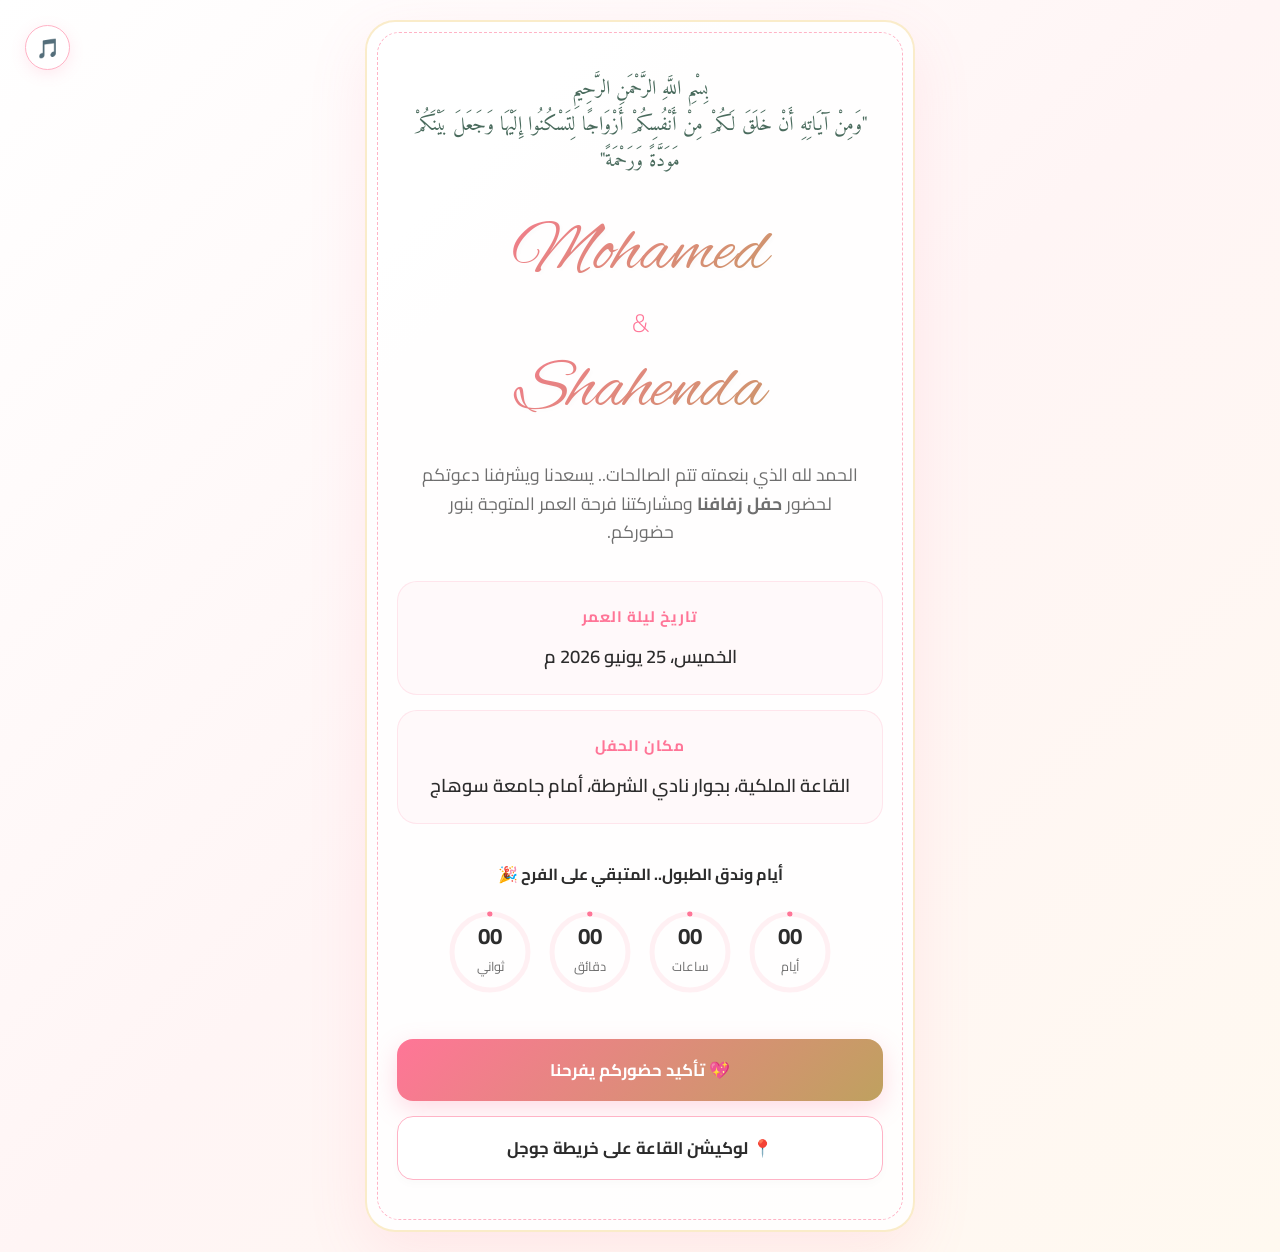
<file: index.html>
<!DOCTYPE html>
<html lang="ar" dir="rtl">
<head>
    <meta charset="UTF-8">
    <meta name="viewport" content="width=device-width, initial-scale=1.0">
    <title>MOHAMED & SHAHENDA WEDDING</title>
    <link rel="preconnect" href="https://fonts.googleapis.com">
    <link rel="preconnect" href="https://fonts.gstatic.com" crossorigin>
    <link href="https://fonts.googleapis.com/css2?family=Alex+Brush&family=Cairo:wght@300;400;700&family=Amiri:ital@1&display=swap" rel="stylesheet">
    
    <style>
        :root {
            /* ألوان مبهجة وفخمة: خلفية مضيئة بنقاء الروز والأوف وايت، مع ذهبي متوهج ولمسات بهجة */
            --bg-gradient: linear-gradient(135deg, #ffffff 0%, #fff5f5 50%, #fff9f0 100%);
            --gold-light: #f3cf7a;
            --gold-dark: #bfa15f;
            --joy-pink: #ff7597;
            --joy-accent: #ffb3c6;
            --text-main: #2c2c2c;
            --text-muted: #6e6e6e;
            --glass-bg: rgba(255, 255, 255, 0.85);
            --glass-border: rgba(243, 207, 122, 0.4);
        }

        * { box-sizing: border-box; margin: 0; padding: 0; }

        body {
            font-family: 'Cairo', sans-serif;
            background: var(--bg-gradient);
            color: var(--text-main);
            min-height: 100vh;
            display: flex;
            justify-content: center;
            align-items: center;
            padding: 20px;
            overflow-x: hidden;
        }

        /* حاوية الدعوة المبهجة والأنيقة */
        .wrapper {
            background: var(--glass-bg);
            border: 2px solid var(--glass-border);
            max-width: 550px;
            width: 100%;
            padding: 50px 30px;
            text-align: center;
            border-radius: 30px;
            box-shadow: 0 20px 60px rgba(255, 117, 151, 0.12);
            position: relative;
            animation: fadeInPage 1.2s ease-out;
        }

        /* إطار داخلي ناعم يضفي بهجة وفخامة */
        .wrapper::before {
            content: '';
            position: absolute;
            top: 10px; left: 10px; right: 10px; bottom: 10px;
            border: 1px dashed var(--joy-accent);
            border-radius: 22px;
            pointer-events: none;
        }

        @keyframes fadeInPage {
            0% { opacity: 0; transform: translateY(20px); }
            100% { opacity: 1; transform: translateY(0); }
        }

        .quran {
            font-family: 'Amiri', serif;
            font-size: 1.25rem;
            color: #4a6b5d;
            margin-bottom: 35px;
            line-height: 1.8;
        }

        /* أسماء العرسان بتأثير مبهج وذهبي متوهج */
        .names-container {
            margin-bottom: 30px;
        }
        
        .names-container h1 {
            font-family: 'Alex Brush', cursive;
            font-size: 4.5rem;
            background: linear-gradient(135deg, var(--joy-pink), var(--gold-dark));
            -webkit-background-clip: text;
            -webkit-text-fill-color: transparent;
            font-weight: normal;
            line-height: 1.1;
            text-shadow: 2px 2px 4px rgba(0,0,0,0.02);
        }

        .and-connector {
            font-family: 'Cairo', sans-serif;
            font-weight: 300;
            font-size: 1.6rem;
            color: var(--joy-pink);
            display: block;
            margin: 5px 0;
        }

        .intro-text {
            font-size: 1.1rem;
            font-weight: 400;
            color: var(--text-muted);
            max-width: 440px;
            margin: 0 auto 35px auto;
            line-height: 1.6;
        }

        /* تفاصيل الفرح كروت مودرن مبهجة */
        .details-grid {
            display: grid;
            grid-template-columns: 1fr;
            gap: 15px;
            margin-bottom: 35px;
        }

        .info-card {
            background: rgba(255, 245, 247, 0.6);
            border: 1px solid rgba(255, 117, 151, 0.15);
            padding: 20px;
            border-radius: 20px;
            transition: transform 0.3s ease;
        }

        .info-card:hover {
            transform: scale(1.02);
        }

        .info-card h3 {
            font-size: 0.95rem;
            color: var(--joy-pink);
            letter-spacing: 1px;
            margin-bottom: 8px;
            font-weight: 700;
        }

        .info-card p {
            font-size: 1.15rem;
            font-weight: 600;
            color: var(--text-main);
        }

        /* العداد التنازلي الدائري المبهج والمتوهج */
        .timer-heading {
            font-size: 1rem;
            color: var(--text-main);
            margin-bottom: 20px;
            font-weight: 700;
        }

        .modern-timer {
            display: flex;
            justify-content: center;
            gap: 15px;
            margin-bottom: 45px;
        }

        .circle-box {
            position: relative;
            width: 85px;
            height: 85px;
        }

        .circle-box svg {
            width: 85px;
            height: 85px;
            transform: rotate(-90deg);
        }

        .circle-box circle {
            width: 100%; height: 100%;
            fill: none;
            stroke-width: 5;
            stroke-linecap: round;
        }

        .circle-bg {
            stroke: rgba(255, 117, 151, 0.1);
        }

        .circle-progress {
            stroke: var(--joy-pink);
            stroke-dasharray: 238; /* 2 * pi * r (r=38) */
            stroke-dashoffset: 238;
            transition: stroke-dashoffset 1s linear;
        }

        .timer-inner-text {
            position: absolute;
            top: 50%; left: 50%;
            transform: translate(-50%, -50%);
            text-align: center;
            width: 100%;
        }

        .timer-inner-text .number {
            font-size: 1.4rem;
            font-weight: 700;
            color: var(--text-main);
            display: block;
            line-height: 1.2;
        }

        .timer-inner-text .label {
            font-size: 0.8rem;
            color: var(--text-muted);
        }

        /* زر تشغيل الموسيقى الرومانسية */
        .audio-control {
            position: absolute;
            top: 25px;
            left: 25px;
            background: #fff;
            border: 1px solid var(--joy-accent);
            width: 45px;
            height: 45px;
            border-radius: 50%;
            cursor: pointer;
            display: flex;
            justify-content: center;
            align-items: center;
            box-shadow: 0 4px 15px rgba(255, 117, 151, 0.15);
            z-index: 10;
            font-size: 1.2rem;
            transition: transform 0.2s;
        }

        /* أزرار تفاعلية فخمة */
        .action-btn {
            display: block;
            width: 100%;
            padding: 15px;
            background: linear-gradient(135deg, var(--joy-pink), var(--gold-dark));
            color: #fff;
            border: none;
            border-radius: 16px;
            font-size: 1.05rem;
            font-weight: 700;
            cursor: pointer;
            text-decoration: none;
            box-shadow: 0 8px 25px rgba(255, 117, 151, 0.25);
            transition: all 0.3s ease;
            font-family: 'Cairo', sans-serif;
            margin-bottom: 15px;
        }

        .action-btn:hover {
            transform: translateY(-2px);
            box-shadow: 0 12px 30px rgba(255, 117, 151, 0.35);
        }

        .secondary-btn {
            display: block;
            width: 100%;
            padding: 15px;
            background: #ffffff;
            color: var(--text-main);
            border: 1px solid var(--joy-accent);
            border-radius: 16px;
            font-size: 1.05rem;
            font-weight: 700;
            text-decoration: none;
            transition: all 0.3s ease;
            box-shadow: 0 4px 10px rgba(0,0,0,0.02);
        }

        .secondary-btn:hover {
            background: #fff5f7;
            border-color: var(--joy-pink);
        }

        /* الـ RSVP فورم */
        .rsvp-form-container {
            display: none;
            margin-top: 25px;
            background: rgba(255, 255, 255, 0.95);
            padding: 25px;
            border-radius: 20px;
            border: 1px solid var(--joy-accent);
            animation: fadeInPage 0.4s ease-out;
        }

        .rsvp-form-container input, .rsvp-form-container select {
            width: 100%; padding: 12px; margin-bottom: 12px;
            border: 1px solid #f0f0f0; border-radius: 12px;
            font-family: 'Cairo', sans-serif; text-align: right; outline: none;
            background: #fffbfb;
        }
    </style>
</head>
<body>

    <div class="audio-control" onclick="toggleAudio()" id="musicBtn">🎵</div>

    <audio id="bgMusic" loop>
        <source src="https://www.soundhelix.com/examples/mp3/SoundHelix-Song-3.mp3" type="audio/mp3">
    </audio>

    <div class="wrapper">
        
        <div class="quran">
            بِسْمِ اللَّهِ الرَّحْمَنِ الرَّحِيمِ <br>
            "وَمِنْ آيَاتِهِ أَنْ خَلَقَ لَكُمْ مِنْ أَنْفُسِكُمْ أَزْوَاجًا لِتَسْكُنُوا إِلَيْهَا وَجَعَلَ بَيْنَكُمْ مَوَدَّةً وَرَحْمَةً"
        </div>

        <div class="names-container">
            <h1>Mohamed</h1>
            <span class="and-connector">&</span>
            <h1>Shahenda</h1>
        </div>

        <p class="intro-text">
            الحمد لله الذي بنعمته تتم الصالحات.. يسعدنا ويشرفنا دعوتكم لحضور <b>حفل زفافنا</b> ومشاركتنا فرحة العمر المتوجة بنور حضوركم.
        </p>

        <div class="details-grid">
            <div class="info-card">
                <h3>تاريخ ليلة العمر</h3>
                <p>الخميس، 25 يونيو 2026 م</p>
            </div>
            <div class="info-card">
                <h3>مكان الحفل</h3>
                <p>القاعة الملكية، بجوار نادي الشرطة، أمام جامعة سوهاج</p>
            </div>
        </div>

        <div class="timer-heading">أيام وندق الطبول.. المتبقي على الفرح 🎉</div>
        <div class="modern-timer">
            <div class="circle-box">
                <svg><circle class="circle-bg" cx="42" cy="42" r="38"/><circle class="circle-progress" id="p-days" cx="42" cy="42" r="38"/></svg>
                <div class="timer-inner-text"><span class="number" id="d-num">00</span><span class="label">أيام</span></div>
            </div>
            <div class="circle-box">
                <svg><circle class="circle-bg" cx="42" cy="42" r="38"/><circle class="circle-progress" id="p-hours" cx="42" cy="42" r="38"/></svg>
                <div class="timer-inner-text"><span class="number" id="h-num">00</span><span class="label">ساعات</span></div>
            </div>
            <div class="circle-box">
                <svg><circle class="circle-bg" cx="42" cy="42" r="38"/><circle class="circle-progress" id="p-minutes" cx="42" cy="42" r="38"/></svg>
                <div class="timer-inner-text"><span class="number" id="m-num">00</span><span class="label">دقائق</span></div>
            </div>
            <div class="circle-box">
                <svg><circle class="circle-bg" cx="42" cy="42" r="38"/><circle class="circle-progress" id="p-seconds" cx="42" cy="42" r="38"/></svg>
                <div class="timer-inner-text"><span class="number" id="s-num">00</span><span class="label">ثواني</span></div>
            </div>
        </div>

        <button class="action-btn" onclick="toggleRSVPForm()">💖 تأكيد حضوركم يفرحنا</button>
        
        <div class="rsvp-form-container" id="rsvpForm">
            <input type="text" id="gName" placeholder="الاسم الكريم" required>
            <select id="gStatus" required>
                <option value="" disabled selected>هل ستشرفنا بالحضور؟</option>
                <option value="yes">نعم، سأحضر بكل سرور ومحبة ✨</option>
                <option value="no">أعتذر لظروف خاصة 🌹</option>
            </select>
            <button class="action-btn" style="margin-bottom:0; background: var(--joy-pink);" onclick="submitRSVP()">إرسال التهنئة والتأكيد</button>
        </div>

        <a href="https://maps.app.goo.gl/HKdqJA3PxQt6BjmLA?g_st=ic" target="_blank" class="secondary-btn">📍 لوكيشن القاعة على خريطة جوجل</a>

    </div>

    <script>
        const audio = document.getElementById('bgMusic');
        const musicBtn = document.getElementById('musicBtn');
        
        document.body.addEventListener('click', () => {
            if(audio.paused && musicBtn.innerText === "🎵") {
                audio.play().catch(e => console.log("Blocked"));
                musicBtn.innerText = "⏸️";
            }
        }, { once: true });

        function toggleAudio() {
            if (audio.paused) { audio.play(); musicBtn.innerText = "⏸️"; } 
            else { audio.pause(); musicBtn.innerText = "🎵"; }
        }

        function toggleRSVPForm() {
            const form = document.getElementById('rsvpForm');
            form.style.display = form.style.display === 'block' ? 'none' : 'block';
        }

        function submitRSVP() {
            const name = document.getElementById('gName').value;
            const status = document.getElementById('gStatus').value === 'yes' ? 'جايين نفرح معاكم ونيجي الفرح إن شاء الله ✨🎉' : 'أعتذر عن الحضور لظروف خاصة.. ألف مبروك يا عرسان 🌹';
            if(!name || !document.getElementById('gStatus').value) { alert('برجاء ملء البيانات الكريمة أولاً'); return; }
            
            const msg = `مرحباً محمد & شاهندا!%0Aالاسم: *${name}*%0Aتأكيد حضور الفرح: *${status}*`;
            const myNumber = "201104593023"; // تذكر تعديل هذا الرقم إلى رقم تليفونك الخاص
            window.open(`https://wa.me/${myNumber}?text=${msg}`, '_blank');
        }

        const targetDate = new Date("June 25, 2026 20:00:00").getTime();
        const maxDays = 365, maxHours = 24, maxMinutes = 60, maxSeconds = 60;

        function updateCircle(id, val, max) {
            const circle = document.getElementById(id);
            const offset = 238 - (238 * val) / max;
            circle.style.strokeDashoffset = offset;
        }

        setInterval(() => {
            const now = new Date().getTime();
            const diff = targetDate - now;
            if (diff < 0) return;

            const d = Math.floor(diff / (1000 * 60 * 60 * 24));
            const h = Math.floor((diff % (1000 * 60 * 60 * 24)) / (1000 * 60 * 60));
            const m = Math.floor((diff % (1000 * 60 * 60)) / (1000 * 60));
            const s = Math.floor((diff % (1000 * 60)) / 1000);

            document.getElementById('d-num').innerText = d < 10 ? '0'+d : d;
            document.getElementById('h-num').innerText = h < 10 ? '0'+h : h;
            document.getElementById('m-num').innerText = m < 10 ? '0'+m : m;
            document.getElementById('s-num').innerText = s < 10 ? '0'+s : s;

            updateCircle('p-days', d, maxDays);
            updateCircle('p-hours', h, maxHours);
            updateCircle('p-minutes', m, maxMinutes);
            updateCircle('p-seconds', s, maxSeconds);
        }, 1000);
    </script>
</body>
</html>
</file>
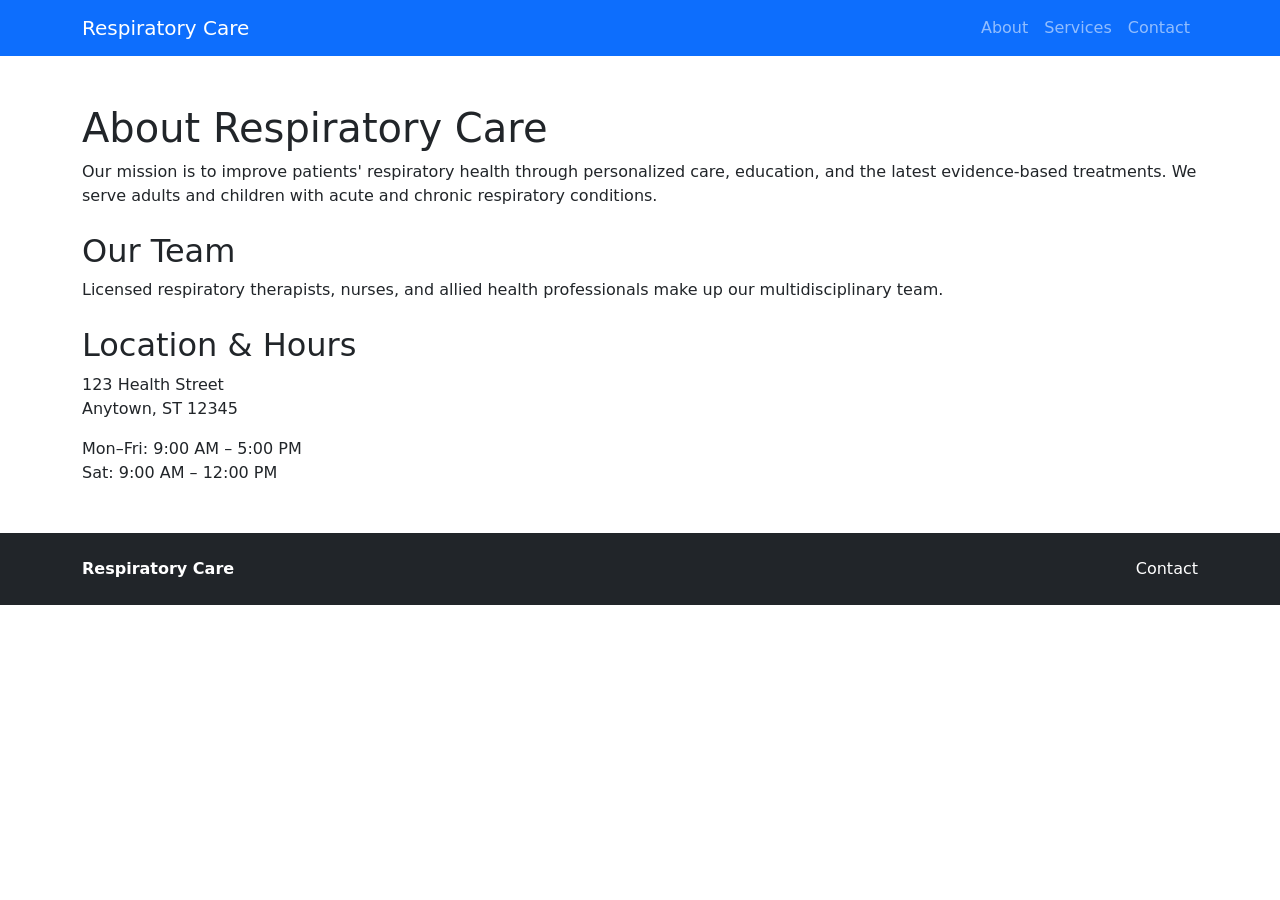
<file: about.html>
<!doctype html>
<html lang="en">
  <head>
    <meta charset="utf-8">
    <meta name="viewport" content="width=device-width, initial-scale=1">
    <title>About — Respiratory Care</title>
    <link href="https://cdn.jsdelivr.net/npm/bootstrap@5.3.2/dist/css/bootstrap.min.css" rel="stylesheet">
    <link rel="stylesheet" href="assets/css/style.css">
  </head>
  <body>
    <nav class="navbar navbar-expand-lg navbar-dark bg-primary">
      <div class="container">
        <a class="navbar-brand" href="/">Respiratory Care</a>
        <button class="navbar-toggler" type="button" data-bs-toggle="collapse" data-bs-target="#nav" aria-controls="nav" aria-expanded="false" aria-label="Toggle navigation">
          <span class="navbar-toggler-icon"></span>
        </button>
        <div class="collapse navbar-collapse" id="nav">
          <ul class="navbar-nav ms-auto">
            <li class="nav-item"><a class="nav-link" href="about.html">About</a></li>
            <li class="nav-item"><a class="nav-link" href="services.html">Services</a></li>
            <li class="nav-item"><a class="nav-link" href="contact.html">Contact</a></li>
          </ul>
        </div>
      </div>
    </nav>

    <main class="container my-5">
      <h1>About Respiratory Care</h1>
      <p>Our mission is to improve patients' respiratory health through personalized care, education, and the latest evidence-based treatments. We serve adults and children with acute and chronic respiratory conditions.</p>

      <h2 class="mt-4">Our Team</h2>
      <p>Licensed respiratory therapists, nurses, and allied health professionals make up our multidisciplinary team.</p>

      <h2 class="mt-4">Location & Hours</h2>
      <p>123 Health Street<br>
      Anytown, ST 12345</p>
      <p>Mon–Fri: 9:00 AM – 5:00 PM<br>Sat: 9:00 AM – 12:00 PM</p>
    </main>

    <footer class="bg-dark text-white py-4">
      <div class="container d-flex justify-content-between">
        <div>
          <strong>Respiratory Care</strong>
        </div>
        <div>
          <a class="text-white" href="contact.html">Contact</a>
        </div>
      </div>
    </footer>

    <script src="https://cdn.jsdelivr.net/npm/bootstrap@5.3.2/dist/js/bootstrap.bundle.min.js"></script>
  </body>
</html>
</file>
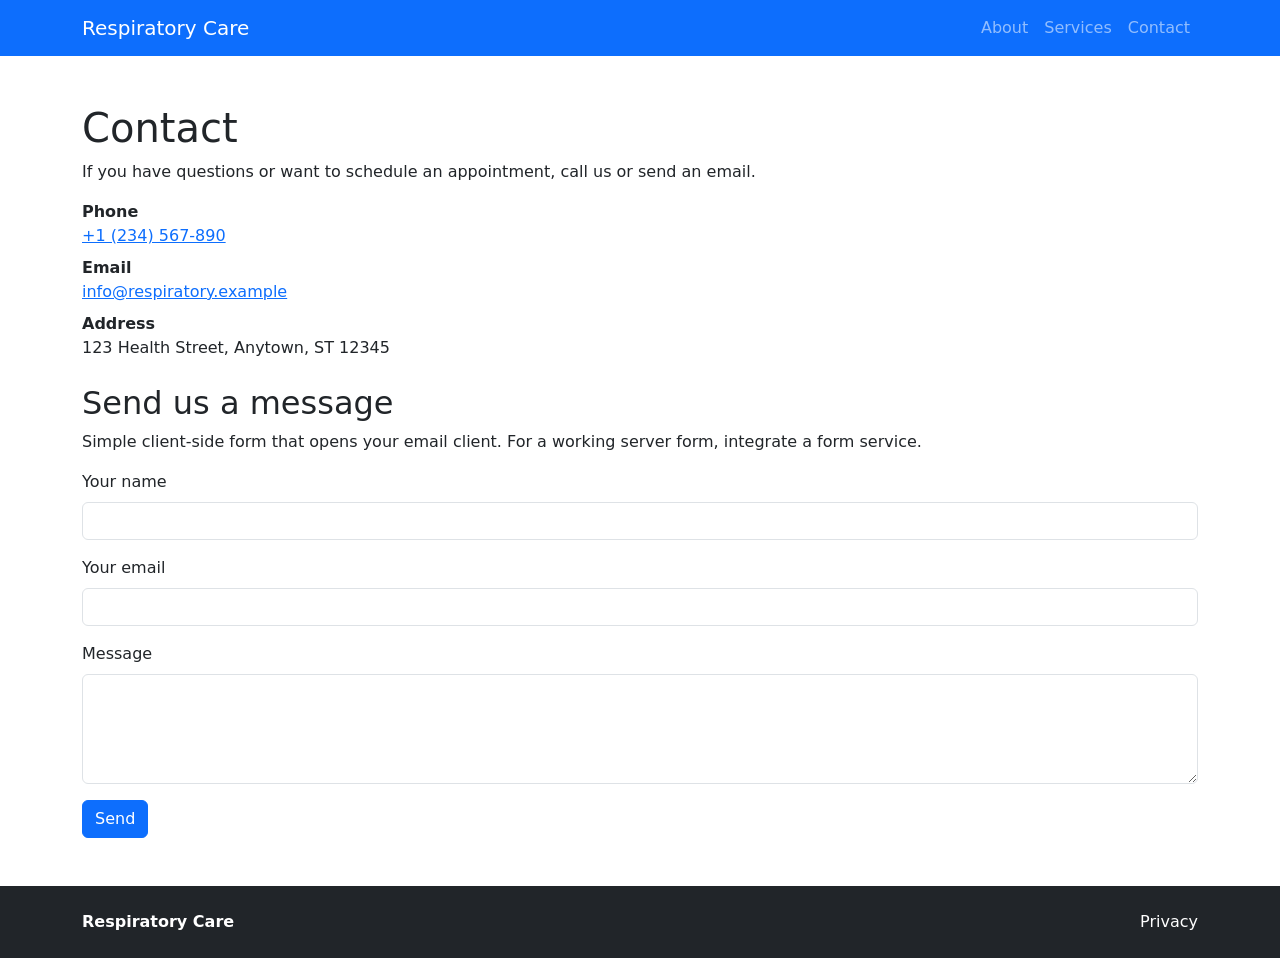
<file: contact.html>
<!doctype html>
<html lang="en">
  <head>
    <meta charset="utf-8">
    <meta name="viewport" content="width=device-width, initial-scale=1">
    <title>Contact — Respiratory Care</title>
    <link href="https://cdn.jsdelivr.net/npm/bootstrap@5.3.2/dist/css/bootstrap.min.css" rel="stylesheet">
    <link rel="stylesheet" href="assets/css/style.css">
  </head>
  <body>
    <nav class="navbar navbar-expand-lg navbar-dark bg-primary">
      <div class="container">
        <a class="navbar-brand" href="/">Respiratory Care</a>
        <button class="navbar-toggler" type="button" data-bs-toggle="collapse" data-bs-target="#nav" aria-controls="nav" aria-expanded="false" aria-label="Toggle navigation">
          <span class="navbar-toggler-icon"></span>
        </button>
        <div class="collapse navbar-collapse" id="nav">
          <ul class="navbar-nav ms-auto">
            <li class="nav-item"><a class="nav-link" href="about.html">About</a></li>
            <li class="nav-item"><a class="nav-link" href="services.html">Services</a></li>
            <li class="nav-item"><a class="nav-link" href="contact.html">Contact</a></li>
          </ul>
        </div>
      </div>
    </nav>

    <main class="container my-5">
      <h1>Contact</h1>
      <p>If you have questions or want to schedule an appointment, call us or send an email.</p>

      <dl>
        <dt>Phone</dt>
        <dd><a href="tel:+1234567890">+1 (234) 567-890</a></dd>
        <dt>Email</dt>
        <dd><a href="mailto:info@respiratory.example">info@respiratory.example</a></dd>
        <dt>Address</dt>
        <dd>123 Health Street, Anytown, ST 12345</dd>
      </dl>

      <h2 class="mt-4">Send us a message</h2>
      <p>Simple client-side form that opens your email client. For a working server form, integrate a form service.</p>
      <form action="mailto:info@respiratory.example" method="post" enctype="text/plain">
        <div class="mb-3">
          <label for="name" class="form-label">Your name</label>
          <input type="text" class="form-control" id="name" name="Name">
        </div>
        <div class="mb-3">
          <label for="email" class="form-label">Your email</label>
          <input type="email" class="form-control" id="email" name="Email">
        </div>
        <div class="mb-3">
          <label for="message" class="form-label">Message</label>
          <textarea class="form-control" id="message" name="Message" rows="4"></textarea>
        </div>
        <button type="submit" class="btn btn-primary">Send</button>
      </form>

    </main>

    <footer class="bg-dark text-white py-4">
      <div class="container d-flex justify-content-between">
        <div>
          <strong>Respiratory Care</strong>
        </div>
        <div>
          <a class="text-white" href="privacy.html">Privacy</a>
        </div>
      </div>
    </footer>

    <script src="https://cdn.jsdelivr.net/npm/bootstrap@5.3.2/dist/js/bootstrap.bundle.min.js"></script>
  </body>
</html>
</file>
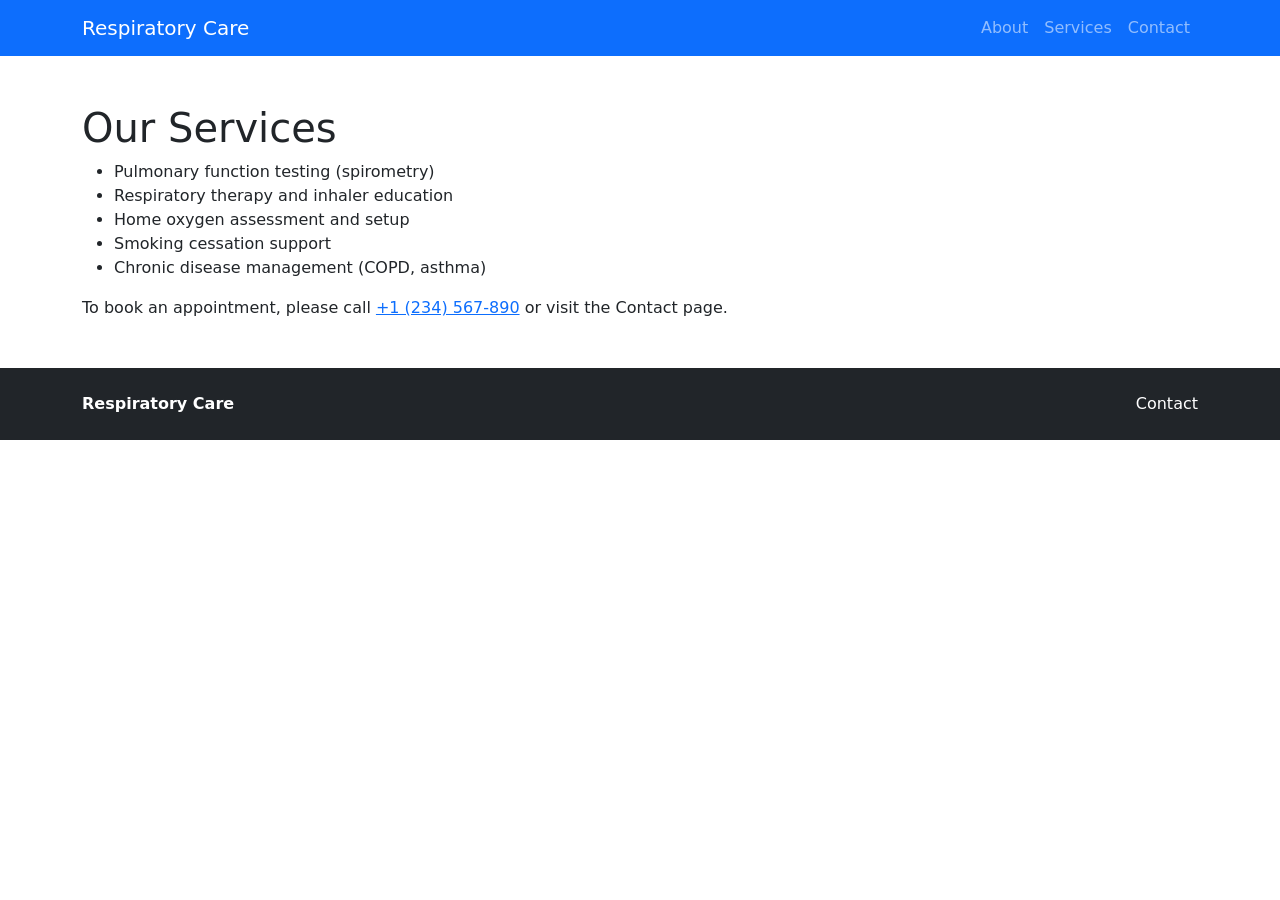
<file: services.html>
<!doctype html>
<html lang="en">
  <head>
    <meta charset="utf-8">
    <meta name="viewport" content="width=device-width, initial-scale=1">
    <title>Services — Respiratory Care</title>
    <link href="https://cdn.jsdelivr.net/npm/bootstrap@5.3.2/dist/css/bootstrap.min.css" rel="stylesheet">
    <link rel="stylesheet" href="assets/css/style.css">
  </head>
  <body>
    <nav class="navbar navbar-expand-lg navbar-dark bg-primary">
      <div class="container">
        <a class="navbar-brand" href="/">Respiratory Care</a>
        <button class="navbar-toggler" type="button" data-bs-toggle="collapse" data-bs-target="#nav" aria-controls="nav" aria-expanded="false" aria-label="Toggle navigation">
          <span class="navbar-toggler-icon"></span>
        </button>
        <div class="collapse navbar-collapse" id="nav">
          <ul class="navbar-nav ms-auto">
            <li class="nav-item"><a class="nav-link" href="about.html">About</a></li>
            <li class="nav-item"><a class="nav-link" href="services.html">Services</a></li>
            <li class="nav-item"><a class="nav-link" href="contact.html">Contact</a></li>
          </ul>
        </div>
      </div>
    </nav>

    <main class="container my-5">
      <h1>Our Services</h1>
      <ul>
        <li>Pulmonary function testing (spirometry)</li>
        <li>Respiratory therapy and inhaler education</li>
        <li>Home oxygen assessment and setup</li>
        <li>Smoking cessation support</li>
        <li>Chronic disease management (COPD, asthma)</li>
      </ul>

      <p>To book an appointment, please call <a href="tel:+1234567890">+1 (234) 567-890</a> or visit the Contact page.</p>
    </main>

    <footer class="bg-dark text-white py-4">
      <div class="container d-flex justify-content-between">
        <div>
          <strong>Respiratory Care</strong>
        </div>
        <div>
          <a class="text-white" href="contact.html">Contact</a>
        </div>
      </div>
    </footer>

    <script src="https://cdn.jsdelivr.net/npm/bootstrap@5.3.2/dist/js/bootstrap.bundle.min.js"></script>
  </body>
</html>
</file>
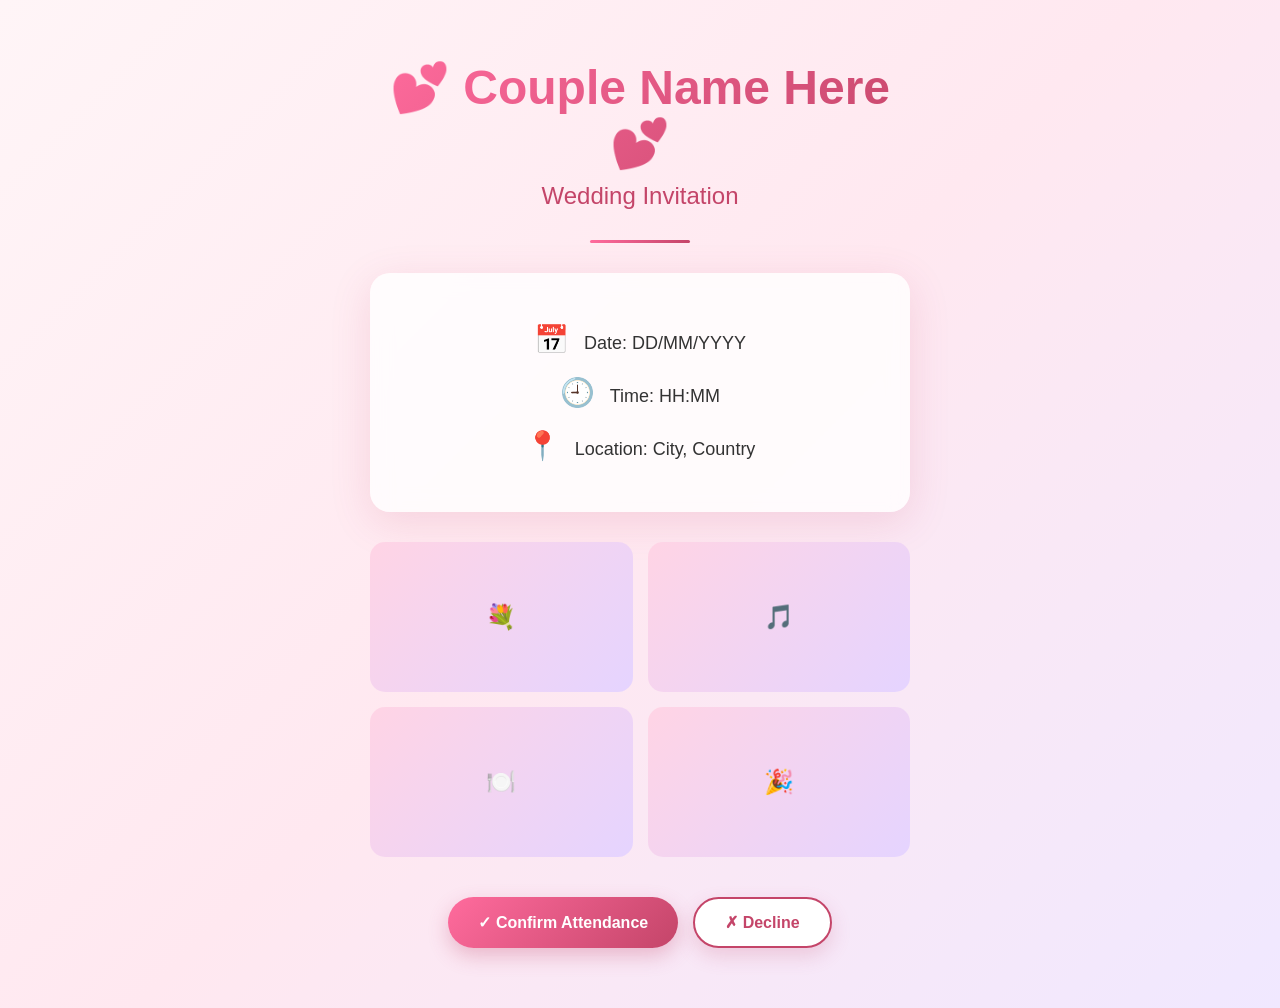
<file: template.html>
<!DOCTYPE html>
<html lang="en">
<head>
<meta charset="UTF-8">
<meta name="viewport" content="width=device-width, initial-scale=1.0">
<title>Wedding Invitation Template</title>

<style>
* {
    margin: 0;
    padding: 0;
    box-sizing: border-box;
}

body {
    font-family: 'Arial', sans-serif;
    background: linear-gradient(135deg, #fff5f7, #ffe8f0, #f0e8ff);
    color: #333;
    text-align: center;
    min-height: 100vh;
    padding: 20px;
}

.container {
    max-width: 600px;
    margin: 0 auto;
    padding: 40px 30px;
}

.header {
    animation: fadeInDown 0.8s ease-out;
}

h1 {
    font-size: 48px;
    margin-bottom: 10px;
    background: linear-gradient(135deg, #ff6b9d, #c44569);
    -webkit-background-clip: text;
    -webkit-text-fill-color: transparent;
    background-clip: text;
}

h2 {
    font-weight: normal;
    color: #c44569;
    font-size: 24px;
    margin-bottom: 30px;
}

.decorative-line {
    width: 100px;
    height: 3px;
    background: linear-gradient(90deg, #ff6b9d, #c44569);
    margin: 20px auto;
    border-radius: 2px;
}

.box {
    background: rgba(255, 255, 255, 0.8);
    padding: 30px 20px;
    margin-top: 30px;
    border-radius: 20px;
    box-shadow: 0 10px 40px rgba(196, 69, 105, 0.15);
    backdrop-filter: blur(10px);
    animation: fadeInUp 0.8s ease-out 0.2s both;
}

.detail-item {
    margin: 20px 0;
    font-size: 18px;
    transition: transform 0.3s ease, color 0.3s ease;
    cursor: pointer;
}

.detail-item:hover {
    transform: scale(1.05);
    color: #ff6b9d;
}

.detail-icon {
    font-size: 28px;
    margin-right: 10px;
}

.button-group {
    margin-top: 40px;
    display: flex;
    gap: 15px;
    justify-content: center;
    flex-wrap: wrap;
}

.btn {
    padding: 14px 30px;
    border: none;
    border-radius: 50px;
    font-size: 16px;
    cursor: pointer;
    transition: all 0.3s ease;
    font-weight: bold;
    animation: fadeInUp 0.8s ease-out 0.4s both;
}

.btn-primary {
    background: linear-gradient(135deg, #ff6b9d, #c44569);
    color: white;
    box-shadow: 0 8px 20px rgba(196, 69, 105, 0.3);
}

.btn-primary:hover {
    transform: translateY(-3px);
    box-shadow: 0 12px 30px rgba(196, 69, 105, 0.4);
}

.btn-primary:active {
    transform: translateY(-1px);
}

.btn-secondary {
    background: white;
    color: #c44569;
    border: 2px solid #c44569;
    box-shadow: 0 8px 20px rgba(196, 69, 105, 0.2);
}

.btn-secondary:hover {
    transform: translateY(-3px);
    background: #fff5f7;
    box-shadow: 0 12px 30px rgba(196, 69, 105, 0.3);
}

.btn-secondary:active {
    transform: translateY(-1px);
}

.modal {
    display: none;
    position: fixed;
    top: 0;
    left: 0;
    width: 100%;
    height: 100%;
    background: rgba(0, 0, 0, 0.5);
    z-index: 1000;
    animation: fadeIn 0.3s ease-out;
}

.modal-content {
    background: white;
    margin: 5% auto;
    padding: 40px 30px;
    border-radius: 20px;
    max-width: 500px;
    box-shadow: 0 20px 60px rgba(0, 0, 0, 0.3);
    animation: slideUp 0.3s ease-out;
}

.modal-content h3 {
    color: #c44569;
    margin-bottom: 20px;
    font-size: 24px;
}

.form-group {
    margin: 20px 0;
    text-align: left;
}

.form-group label {
    display: block;
    margin-bottom: 8px;
    color: #333;
    font-weight: bold;
}

.form-group input,
.form-group select,
.form-group textarea {
    width: 100%;
    padding: 12px;
    border: 2px solid #ffe8f0;
    border-radius: 10px;
    font-size: 16px;
    transition: border-color 0.3s ease;
}

.form-group input:focus,
.form-group select:focus,
.form-group textarea:focus {
    outline: none;
    border-color: #ff6b9d;
}

.close {
    float: right;
    font-size: 28px;
    font-weight: bold;
    color: #c44569;
    cursor: pointer;
    transition: color 0.3s ease;
}

.close:hover {
    color: #ff6b9d;
}

.gallery {
    display: grid;
    grid-template-columns: 1fr 1fr;
    gap: 15px;
    margin-top: 30px;
    animation: fadeInUp 0.8s ease-out 0.6s both;
}

.gallery-item {
    height: 150px;
    border-radius: 15px;
    background: linear-gradient(135deg, #ffd4e5, #e5d4ff);
    cursor: pointer;
    transition: transform 0.3s ease;
    display: flex;
    align-items: center;
    justify-content: center;
    font-size: 24px;
}

.gallery-item:hover {
    transform: scale(1.05);
}

.success-message {
    display: none;
    background: linear-gradient(135deg, #4caf50, #45a049);
    color: white;
    padding: 15px;
    border-radius: 10px;
    margin-top: 20px;
    animation: slideDown 0.3s ease-out;
}

@keyframes fadeIn {
    from {
        opacity: 0;
    }
    to {
        opacity: 1;
    }
}

@keyframes fadeInDown {
    from {
        opacity: 0;
        transform: translateY(-20px);
    }
    to {
        opacity: 1;
        transform: translateY(0);
    }
}

@keyframes fadeInUp {
    from {
        opacity: 0;
        transform: translateY(20px);
    }
    to {
        opacity: 1;
        transform: translateY(0);
    }
}

@keyframes slideUp {
    from {
        transform: translateY(50px);
        opacity: 0;
    }
    to {
        transform: translateY(0);
        opacity: 1;
    }
}

@keyframes slideDown {
    from {
        transform: translateY(-10px);
        opacity: 0;
    }
    to {
        transform: translateY(0);
        opacity: 1;
    }
}

@media (max-width: 600px) {
    h1 {
        font-size: 36px;
    }

    h2 {
        font-size: 20px;
    }

    .container {
        padding: 20px 15px;
    }

    .box {
        padding: 20px 15px;
    }

    .button-group {
        gap: 10px;
    }

    .btn {
        padding: 12px 20px;
        font-size: 14px;
    }
}
</style>

</head>

<body>

<div class="container">

    <div class="header">
        <h1>💕 Couple Name Here 💕</h1>
        <h2>Wedding Invitation</h2>
        <div class="decorative-line"></div>
    </div>

    <div class="box">
        <div class="detail-item">
            <span class="detail-icon">📅</span>
            <span>Date: DD/MM/YYYY</span>
        </div>
        <div class="detail-item">
            <span class="detail-icon">🕘</span>
            <span>Time: HH:MM</span>
        </div>
        <div class="detail-item">
            <span class="detail-icon">📍</span>
            <span>Location: City, Country</span>
        </div>
    </div>

    <div class="gallery">
        <div class="gallery-item" onclick="alert('💐 Beautiful Moments')">💐</div>
        <div class="gallery-item" onclick="alert('🎵 Music & Celebration')">🎵</div>
        <div class="gallery-item" onclick="alert('🍽️ Delicious Food')">🍽️</div>
        <div class="gallery-item" onclick="alert('🎉 Fun & Joy')">🎉</div>
    </div>

    <div class="button-group">
        <button class="btn btn-primary" onclick="openConfirmModal()">
            ✓ Confirm Attendance
        </button>
        <button class="btn btn-secondary" onclick="openDeclineModal()">
            ✗ Decline
        </button>
    </div>

</div>

<!-- Confirm Attendance Modal -->
<div id="confirmModal" class="modal">
    <div class="modal-content">
        <span class="close" onclick="closeConfirmModal()">&times;</span>
        <h3>Confirm Your Attendance</h3>
        <form onsubmit="submitConfirm(event)">
            <div class="form-group">
                <label for="name">Full Name *</label>
                <input type="text" id="name" required placeholder="Enter your name">
            </div>
            <div class="form-group">
                <label for="email">Email *</label>
                <input type="email" id="email" required placeholder="Enter your email">
            </div>
            <div class="form-group">
                <label for="phone">Phone Number</label>
                <input type="tel" id="phone" placeholder="Enter your phone">
            </div>
            <div class="form-group">
                <label for="guests">Number of Guests *</label>
                <select id="guests" required>
                    <option value="">Select number of guests</option>
                    <option value="1">1 Guest</option>
                    <option value="2">2 Guests</option>
                    <option value="3">3 Guests</option>
                    <option value="4">4 Guests</option>
                    <option value="5">5+ Guests</option>
                </select>
            </div>
            <div class="form-group">
                <label for="message">Special Message</label>
                <textarea id="message" rows="3" placeholder="Share your wishes and blessings..."></textarea>
            </div>
            <button type="submit" class="btn btn-primary" style="width: 100%;">
                Submit Response
            </button>
        </form>
        <div class="success-message" id="successMessage">
            ✓ Thank you! Your response has been recorded. We look forward to seeing you! 🎉
        </div>
    </div>
</div>

<!-- Decline Modal -->
<div id="declineModal" class="modal">
    <div class="modal-content">
        <span class="close" onclick="closeDeclineModal()">&times;</span>
        <h3>Sorry to Hear That</h3>
        <form onsubmit="submitDecline(event)">
            <div class="form-group">
                <label for="declineName">Full Name *</label>
                <input type="text" id="declineName" required placeholder="Enter your name">
            </div>
            <div class="form-group">
                <label for="declineEmail">Email *</label>
                <input type="email" id="declineEmail" required placeholder="Enter your email">
            </div>
            <div class="form-group">
                <label for="reason">Reason (Optional)</label>
                <textarea id="reason" rows="3" placeholder="Please share why you can't attend..."></textarea>
            </div>
            <button type="submit" class="btn btn-secondary" style="width: 100%; margin-top: 15px;">
                Submit Decline
            </button>
        </form>
        <div class="success-message" id="declineSuccessMessage">
            ✓ Thank you for letting us know. We hope to see you next time! 💕
        </div>
    </div>
</div>

<script>
    // Confirm Attendance Modal Functions
    function openConfirmModal() {
        document.getElementById('confirmModal').style.display = 'block';
    }

    function closeConfirmModal() {
        document.getElementById('confirmModal').style.display = 'none';
        document.getElementById('successMessage').style.display = 'none';
    }

    function submitConfirm(event) {
        event.preventDefault();
        const name = document.getElementById('name').value;
        const email = document.getElementById('email').value;
        const guests = document.getElementById('guests').value;
        const message = document.getElementById('message').value;

        console.log('Confirmed:', { name, email, guests, message });
        
        document.getElementById('successMessage').style.display = 'block';
        setTimeout(() => {
            closeConfirmModal();
            document.getElementById('confirmModal').querySelector('form').reset();
        }, 2000);
    }

    // Decline Modal Functions
    function openDeclineModal() {
        document.getElementById('declineModal').style.display = 'block';
    }

    function closeDeclineModal() {
        document.getElementById('declineModal').style.display = 'none';
        document.getElementById('declineSuccessMessage').style.display = 'none';
    }

    function submitDecline(event) {
        event.preventDefault();
        const name = document.getElementById('declineName').value;
        const email = document.getElementById('declineEmail').value;
        const reason = document.getElementById('reason').value;

        console.log('Declined:', { name, email, reason });
        
        document.getElementById('declineSuccessMessage').style.display = 'block';
        setTimeout(() => {
            closeDeclineModal();
            document.getElementById('declineModal').querySelector('form').reset();
        }, 2000);
    }

    // Close modal when clicking outside
    window.onclick = function(event) {
        const confirmModal = document.getElementById('confirmModal');
        const declineModal = document.getElementById('declineModal');
        
        if (event.target === confirmModal) {
            closeConfirmModal();
        }
        if (event.target === declineModal) {
            closeDeclineModal();
        }
    }
</script>

</body>
</html>
</file>
<file: assets/css/style.css>
/* Basic styles for Respiratory Care starter site */
:root{
  --primary:#0d6efd;
}
body{font-family:system-ui,-apple-system,Segoe UI,Roboto,"Helvetica Neue",Arial,"Noto Sans",sans-serif;background:#fff;color:#212529}
.hero{background-image:linear-gradient(90deg,rgba(13,110,253,0.06),rgba(13,110,253,0.02))}
.card-title{font-size:1.1rem}
footer a{text-decoration:none}
</file>
